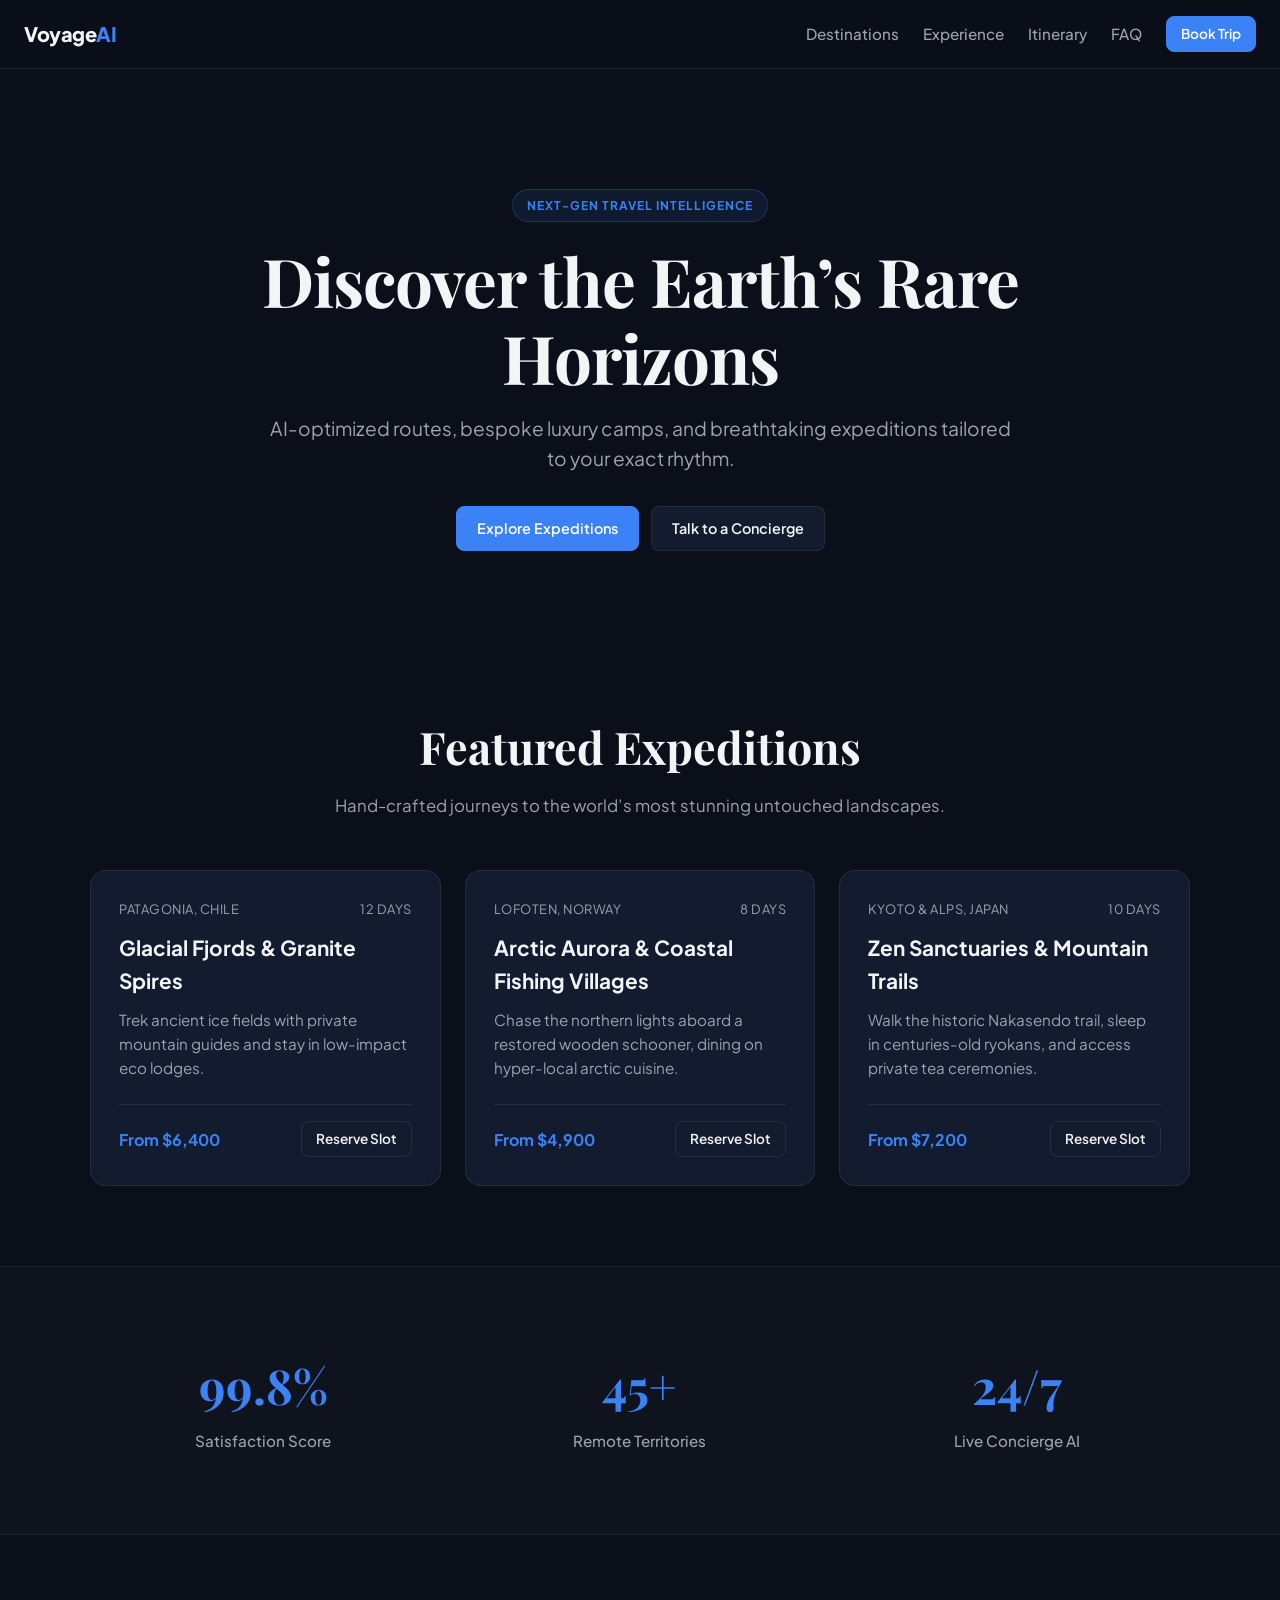
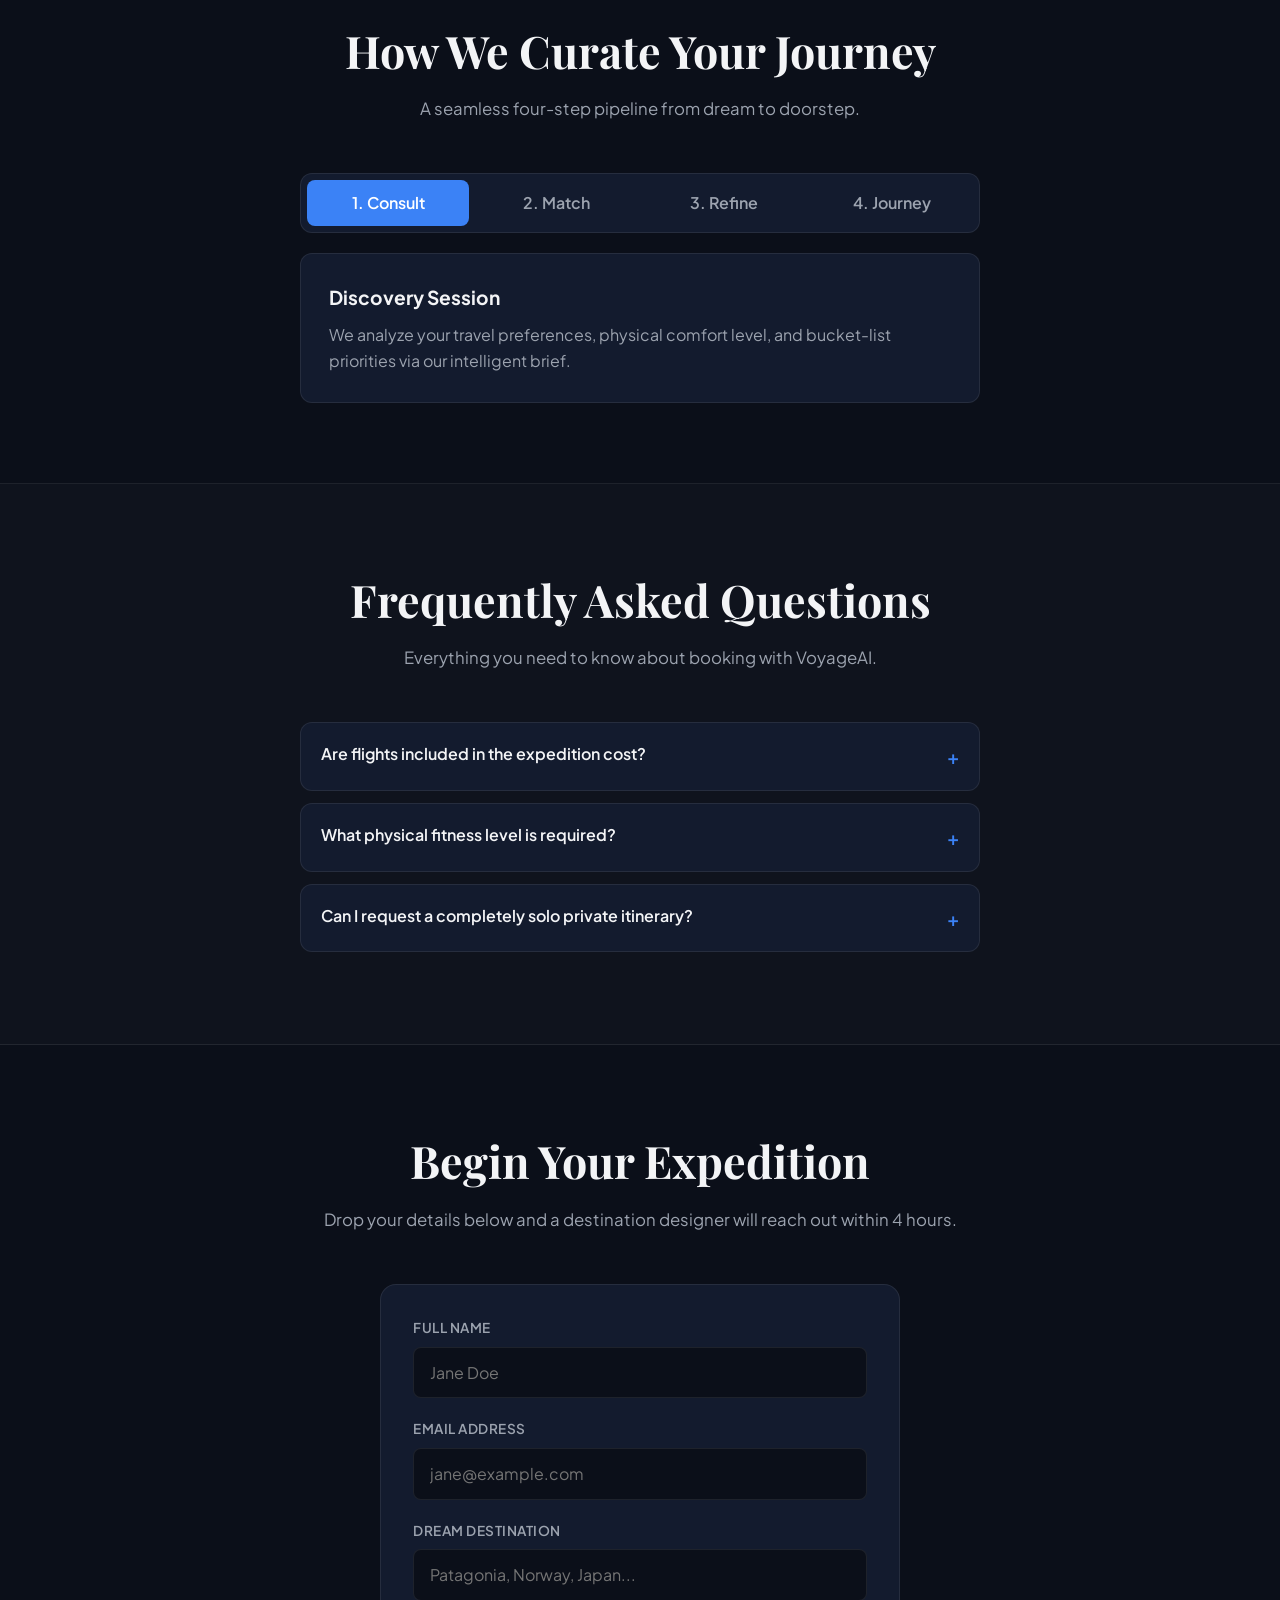
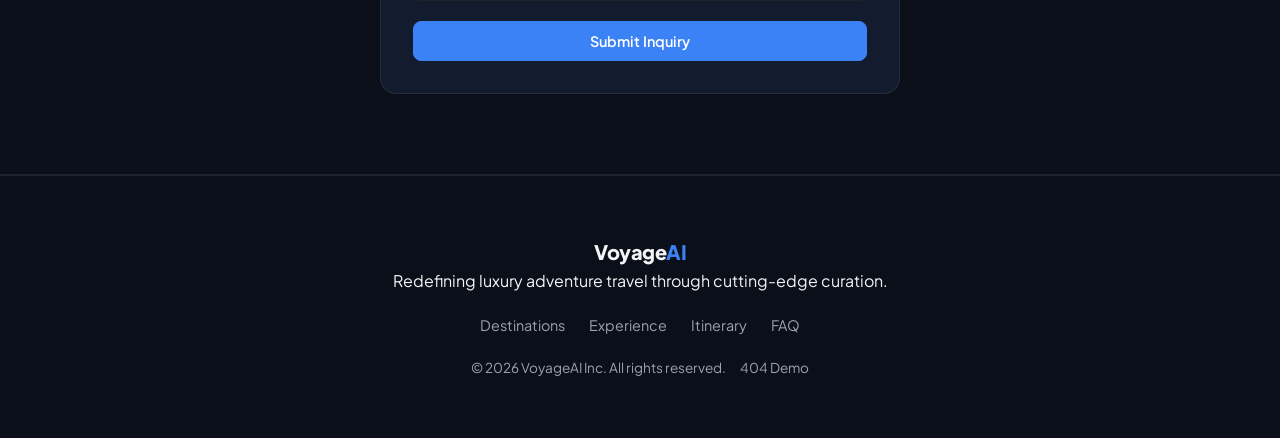
<file: index.html>
<!DOCTYPE html>
<html lang="en">
<head>
  <meta charset="UTF-8">
  <meta name="viewport" content="width=device-width, initial-scale=1.0">
  <title>VoyageAI — Curated Global Expeditions</title>
  <link rel="manifest" href="manifest.json">
  <meta name="theme-color" content="#0b0f19">
  <link rel="preconnect" href="https://fonts.googleapis.com">
  <link rel="preconnect" href="https://fonts.gstatic.com" crossorigin>
  <link href="https://fonts.googleapis.com/css2?family=Plus+Jakarta+Sans:wght@400;500;600;700;800&family=Playfair+Display:ital,wght@0,600;0,700;1,600&display=swap" rel="stylesheet">
  <link rel="stylesheet" href="style.css">
</head>
<body>

  <!-- Sticky Header -->
  <header>
    <a href="#" class="brand">Voyage<span>AI</span></a>
    <button class="burger" id="burger" aria-label="Toggle navigation menu">&#9776;</button>
    <nav class="links" id="links">
      <a href="#destinations">Destinations</a>
      <a href="#experience">Experience</a>
      <a href="#itinerary">Itinerary</a>
      <a href="#faq">FAQ</a>
      <a href="#contact" class="btn btn-sm btn-primary">Book Trip</a>
    </nav>
  </header>

  <!-- Hero Section -->
  <section class="hero">
    <div class="hero-badge">Next-Gen Travel Intelligence</div>
    <h1>Discover the Earth’s Rare Horizons</h1>
    <p>AI-optimized routes, bespoke luxury camps, and breathtaking expeditions tailored to your exact rhythm.</p>
    <div class="hero-actions">
      <a href="#destinations" class="btn btn-primary">Explore Expeditions</a>
      <a href="#contact" class="btn">Talk to a Concierge</a>
    </div>
  </section>

  <!-- Destinations Section -->
  <section class="section" id="destinations">
    <div class="container">
      <div class="section-header">
        <h2>Featured Expeditions</h2>
        <p>Hand-crafted journeys to the world’s most stunning untouched landscapes.</p>
      </div>
      <div class="destination-list">
        <div class="dest-item">
          <div class="dest-meta">
            <span class="location">Patagonia, Chile</span>
            <span class="duration">12 Days</span>
          </div>
          <h3>Glacial Fjords & Granite Spires</h3>
          <p>Trek ancient ice fields with private mountain guides and stay in low-impact eco lodges.</p>
          <div class="dest-footer">
            <span class="price">From $6,400</span>
            <a href="#contact" class="btn btn-sm">Reserve Slot</a>
          </div>
        </div>
        <div class="dest-item">
          <div class="dest-meta">
            <span class="location">Lofoten, Norway</span>
            <span class="duration">8 Days</span>
          </div>
          <h3>Arctic Aurora & Coastal Fishing Villages</h3>
          <p>Chase the northern lights aboard a restored wooden schooner, dining on hyper-local arctic cuisine.</p>
          <div class="dest-footer">
            <span class="price">From $4,900</span>
            <a href="#contact" class="btn btn-sm">Reserve Slot</a>
          </div>
        </div>
        <div class="dest-item">
          <div class="dest-meta">
            <span class="location">Kyoto & Alps, Japan</span>
            <span class="duration">10 Days</span>
          </div>
          <h3>Zen Sanctuaries & Mountain Trails</h3>
          <p>Walk the historic Nakasendo trail, sleep in centuries-old ryokans, and access private tea ceremonies.</p>
          <div class="dest-footer">
            <span class="price">From $7,200</span>
            <a href="#contact" class="btn btn-sm">Reserve Slot</a>
          </div>
        </div>
      </div>
    </div>
  </section>

  <!-- Experience / Stats Section -->
  <section class="section alt-bg" id="experience">
    <div class="container stats-grid">
      <div class="stat-box">
        <span class="stat-number">99.8%</span>
        <span class="stat-label">Satisfaction Score</span>
      </div>
      <div class="stat-box">
        <span class="stat-number">45+</span>
        <span class="stat-label">Remote Territories</span>
      </div>
      <div class="stat-box">
        <span class="stat-number">24/7</span>
        <span class="stat-label">Live Concierge AI</span>
      </div>
    </div>
  </section>

  <!-- Itinerary / Tabs Section -->
  <section class="section" id="itinerary">
    <div class="container">
      <div class="section-header">
        <h2>How We Curate Your Journey</h2>
        <p>A seamless four-step pipeline from dream to doorstep.</p>
      </div>
      <div class="wrap">
        <div class="tabs" id="tabs">
          <button class="tab active" data-tab="step1">1. Consult</button>
          <button class="tab" data-tab="step2">2. Match</button>
          <button class="tab" data-tab="step3">3. Refine</button>
          <button class="tab" data-tab="step4">4. Journey</button>
        </div>
        <div class="panel active" id="step1">
          <h3>Discovery Session</h3>
          <p>We analyze your travel preferences, physical comfort level, and bucket-list priorities via our intelligent brief.</p>
        </div>
        <div class="panel" id="step2">
          <h3>Algorithmic Route Generation</h3>
          <p>Our system cross-references weather windows, local cultural events, and crowd densities to build your baseline map.</p>
        </div>
        <div class="panel" id="step3">
          <h3>Human Expert Polish</h3>
          <p>Veteran explorers and local fixers review every logistical touchpoint to ensure absolute safety and surprise delights.</p>
        </div>
        <div class="panel" id="step4">
          <h3>Flawless Execution</h3>
          <p>Set off with our offline companion app, real-time flight re-booking agents, and 24-hour satellite support.</p>
        </div>
      </div>
    </div>
  </section>

  <!-- FAQ / Accordion Section -->
  <section class="section alt-bg" id="faq">
    <div class="container">
      <div class="section-header">
        <h2>Frequently Asked Questions</h2>
        <p>Everything you need to know about booking with VoyageAI.</p>
      </div>
      <div class="wrap">
        <div class="item">
          <button class="q">Are flights included in the expedition cost?</button>
          <div class="a">International long-haul flights are customized based on your departure city and preferred cabin class, billed transparently at exact airline cost.</div>
        </div>
        <div class="item">
          <button class="q">What physical fitness level is required?</button>
          <div class="a">Each trip is clearly tagged with a fitness tier. Many itineraries offer flexible daily choices ranging from gentle cultural walks to intense alpine hikes.</div>
        </div>
        <div class="item">
          <button class="q">Can I request a completely solo private itinerary?</button>
          <div class="a">Yes. Over 40% of our travelers book bespoke private departures for solo exploration, couples, or private family groups.</div>
        </div>
      </div>
    </div>
  </section>

  <!-- Contact Section -->
  <section class="section" id="contact">
    <div class="container">
      <div class="section-header">
        <h2>Begin Your Expedition</h2>
        <p>Drop your details below and a destination designer will reach out within 4 hours.</p>
      </div>
      <form class="contact-form" id="contactForm">
        <div class="form-group">
          <label for="name">Full Name</label>
          <input type="text" id="name" required placeholder="Jane Doe">
        </div>
        <div class="form-group">
          <label for="email">Email Address</label>
          <input type="email" id="email" required placeholder="jane@example.com">
        </div>
        <div class="form-group">
          <label for="destination">Dream Destination</label>
          <input type="text" id="destination" required placeholder="Patagonia, Norway, Japan...">
        </div>
        <button type="submit" class="btn btn-primary" style="width:100%;">Submit Inquiry</button>
      </form>
    </div>
  </section>

  <!-- Footer -->
  <footer>
    <div class="container footer-content">
      <div class="footer-brand">
        <a href="#" class="brand">Voyage<span>AI</span></a>
        <p>Redefining luxury adventure travel through cutting-edge curation.</p>
      </div>
      <div class="footer-links">
        <a href="#destinations">Destinations</a>
        <a href="#experience">Experience</a>
        <a href="#itinerary">Itinerary</a>
        <a href="#faq">FAQ</a>
      </div>
      <div class="footer-copy">
        &copy; 2026 VoyageAI Inc. All rights reserved. <a href="404.html" style="color:var(--muted); margin-left:12px;">404 Demo</a>
      </div>
    </div>
  </footer>

  <script src="script.js"></script>
</body>
</html>
</file>
<file: style.css>
:root {
  --brand: #3b82f6;
  --brand-hover: #2563eb;
  --bg: #0b0f19;
  --bg-card: #131b2e;
  --bg-card-hover: #1a2642;
  --text: #f3f4f6;
  --muted: #9ca3af;
  --border: rgba(255, 255, 255, 0.08);
}

* { box-sizing: border-box; margin: 0; padding: 0; }
html { scroll-behavior: smooth; }
body {
  font-family: 'Plus Jakarta Sans', system-ui, sans-serif;
  background-color: var(--bg);
  color: var(--text);
  line-height: 1.6;
}

a { color: inherit; text-decoration: none; }

header {
  position: sticky;
  top: 0;
  display: flex;
  justify-content: space-between;
  align-items: center;
  padding: 16px 24px;
  background: rgba(11, 15, 25, 0.85);
  backdrop-filter: blur(12px);
  border-bottom: 1px solid var(--border);
  z-index: 1000;
}

.brand {
  font-weight: 800;
  font-size: 1.25rem;
  letter-spacing: -0.5px;
}
.brand span { color: var(--brand); }

.links { display: flex; gap: 24px; align-items: center; }
.links a:not(.btn) { color: var(--muted); font-size: 0.95rem; font-weight: 500; transition: color 0.2s; }
.links a:not(.btn):hover { color: var(--text); }

.burger { display: none; background: none; border: 0; color: inherit; font-size: 1.6rem; cursor: pointer; }

.hero {
  text-align: center;
  padding: 120px 20px 80px;
  max-width: 800px;
  margin: 0 auto;
}

.hero-badge {
  display: inline-block;
  font-size: 0.75rem;
  font-weight: 700;
  text-transform: uppercase;
  letter-spacing: 1px;
  color: var(--brand);
  background: rgba(59, 130, 246, 0.1);
  border: 1px solid rgba(59, 130, 246, 0.25);
  padding: 6px 14px;
  border-radius: 9999px;
  margin-bottom: 20px;
}

.hero h1 {
  font-family: 'Playfair Display', serif;
  font-size: clamp(2.5rem, 6vw, 4.2rem);
  line-height: 1.15;
  margin-bottom: 16px;
  letter-spacing: -1px;
}

.hero p { color: var(--muted); font-size: clamp(1rem, 2vw, 1.2rem); margin-bottom: 32px; }

.hero-actions { display: flex; gap: 12px; justify-content: center; flex-wrap: wrap; }

.btn {
  display: inline-flex;
  align-items: center;
  justify-content: center;
  gap: 8px;
  font-family: inherit;
  font-size: 0.9rem;
  font-weight: 600;
  padding: 10px 20px;
  border-radius: 8px;
  border: 1px solid var(--border);
  background-color: var(--bg-card);
  color: var(--text);
  cursor: pointer;
  transition: all 0.2s ease;
}

.btn:hover { background-color: var(--bg-card-hover); border-color: var(--muted); }
.btn-primary { background-color: var(--brand); border-color: var(--brand); color: #fff; }
.btn-primary:hover { background-color: var(--brand-hover); border-color: var(--brand-hover); }
.btn-sm { padding: 6px 14px; font-size: 0.85rem; }

.section { padding: 80px 24px; border-bottom: 1px solid var(--border); }
.alt-bg { background-color: rgba(255, 255, 255, 0.015); }

.container { max-width: 1100px; margin: 0 auto; }

.section-header { text-align: center; margin-bottom: 50px; }
.section-header h2 { font-family: 'Playfair Display', serif; font-size: clamp(2rem, 4vw, 2.8rem); margin-bottom: 10px; }
.section-header p { color: var(--muted); font-size: 1.05rem; }

.destination-list { display: grid; grid-template-columns: repeat(auto-fit, minmax(300px, 1fr)); gap: 24px; }
.dest-item { background: var(--bg-card); border: 1px solid var(--border); padding: 28px; border-radius: 16px; display: flex; flex-direction: column; justify-content: space-between; transition: transform 0.2s; }
.dest-item:hover { transform: translateY(-4px); }
.dest-meta { display: flex; justify-content: space-between; font-size: 0.8rem; color: var(--muted); text-transform: uppercase; letter-spacing: 0.5px; margin-bottom: 12px; }
.dest-item h3 { font-size: 1.3rem; margin-bottom: 10px; }
.dest-item p { color: var(--muted); font-size: 0.95rem; margin-bottom: 24px; }
.dest-footer { display: flex; justify-content: space-between; align-items: center; border-top: 1px solid var(--border); padding-top: 16px; }
.price { font-weight: 700; color: var(--brand); }

.stats-grid { display: grid; grid-template-columns: repeat(auto-fit, minmax(220px, 1fr)); gap: 30px; text-align: center; }
.stat-number { font-family: 'Playfair Display', serif; font-size: 3rem; font-weight: 700; color: var(--brand); display: block; margin-bottom: 4px; }
.stat-label { color: var(--muted); font-weight: 500; font-size: 0.95rem; }

.wrap { max-width: 680px; margin: 0 auto; }
.tabs { display: flex; gap: 6px; background: var(--bg-card); padding: 6px; border-radius: 12px; border: 1px solid var(--border); margin-bottom: 20px; }
.tab { flex: 1; padding: 10px; border: 0; border-radius: 8px; background: none; color: var(--muted); font: inherit; font-weight: 600; cursor: pointer; transition: 0.2s; }
.tab.active { background: var(--brand); color: #fff; }
.panel { display: none; background: var(--bg-card); border: 1px solid var(--border); padding: 28px; border-radius: 12px; }
.panel.active { display: block; }
.panel h3 { margin-bottom: 10px; font-size: 1.2rem; }
.panel p { color: var(--muted); }

.item { background: var(--bg-card); border: 1px solid var(--border); border-radius: 12px; margin-bottom: 12px; overflow: hidden; }
.q { width: 100%; text-align: left; padding: 18px 20px; border: 0; background: none; color: var(--text); font: inherit; font-weight: 600; display: flex; justify-content: space-between; cursor: pointer; }
.q::after { content: '+'; transition: transform 0.2s; font-size: 1.2rem; color: var(--brand); }
.item.open .q::after { transform: rotate(45deg); }
.a { max-height: 0; overflow: hidden; transition: max-height 0.25s ease-out; color: var(--muted); padding: 0 20px; font-size: 0.95rem; }
.item.open .a { padding-bottom: 18px; }

.contact-form { max-width: 520px; margin: 0 auto; background: var(--bg-card); border: 1px solid var(--border); padding: 32px; border-radius: 16px; }
.form-group { margin-bottom: 20px; }
.form-group label { display: block; font-size: 0.85rem; font-weight: 600; margin-bottom: 8px; color: var(--muted); text-transform: uppercase; letter-spacing: 0.5px; }
.form-group input { width: 100%; padding: 12px 16px; background: var(--bg); border: 1px solid var(--border); border-radius: 8px; color: var(--text); font: inherit; outline: none; transition: border-color 0.2s; }
.form-group input:focus { border-color: var(--brand); }

footer { padding: 60px 24px; text-align: center; border-top: 1px solid var(--border); }
.footer-content { display: flex; flex-direction: column; gap: 20px; align-items: center; }
.footer-links { display: flex; gap: 24px; color: var(--muted); font-size: 0.9rem; }
.footer-links a:hover { color: var(--text); }
.footer-copy { color: var(--muted); font-size: 0.85rem; }

@media(max-width: 768px) {
  .burger { display: block; }
  .links { display: none; position: absolute; top: 100%; left: 0; right: 0; flex-direction: column; background: var(--bg); padding: 24px; border-bottom: 1px solid var(--border); }
  .links.open { display: flex; }
}
</file>
